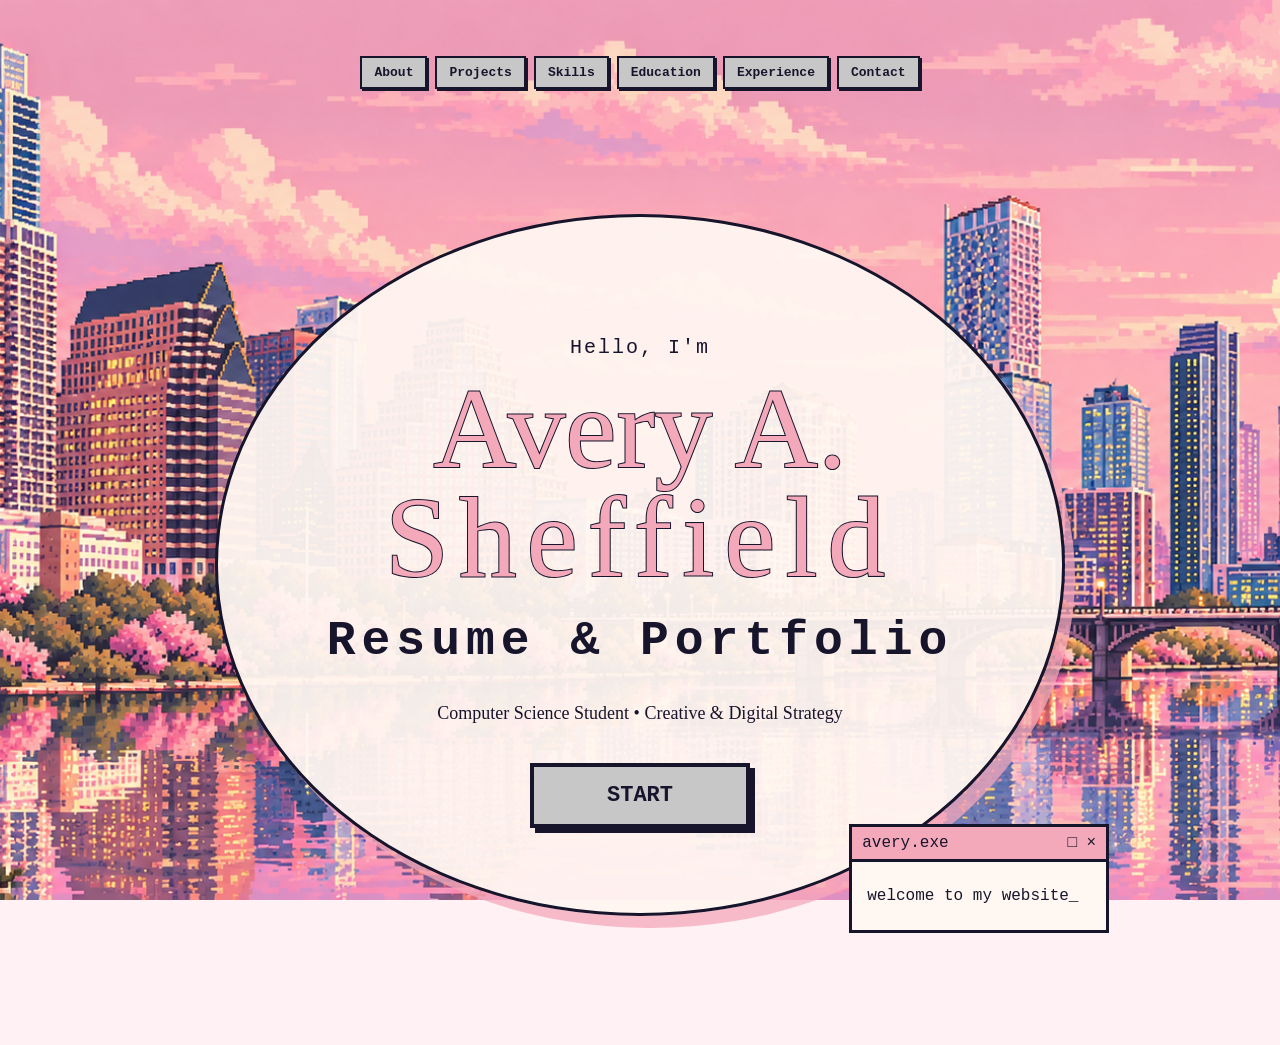
<file: index.html>
<!DOCTYPE html>

<html lang="en">

<head>
    <meta charset="UTF-8">
    <meta name="viewport" content="width=device-width, initial-scale=1.0">
<style>
    html, body {
        background-color: #fff1f4;
    }
</style>
    <title>Avery Sheffield | Portfolio</title>
    <meta
    name="description"
    content="Portfolio of Avery Sheffield, a computer science student and creative technologist building projects across software development, cybersecurity, and creative technology."
>
<link rel="icon" type="image/png" href="images/favicon.png">
<meta property="og:title" content="Avery Sheffield | Portfolio">

<meta
    property="og:description"
    content="Computer science, software development, cybersecurity, and creative technology portfolio by Avery Sheffield."
>

<meta property="og:type" content="website">
<meta
    property="og:image"
   content="https://averyettefield.github.io/Avery-A.-Sheffield-Portfolio/images/social-preview.jpg"
>
<link rel="stylesheet" href="style.css">
</head>

<body>
   <a class="skip-link" href="#main-content">
    Skip to main content
</a>
<nav aria-label="Main navigation">
    <a href="about.html">About</a>
    <a href="projects.html">Projects</a>
    <a href="skills.html">Skills</a>
    <a href="education.html">Education</a>
    <a href="experience.html">Experience</a>
    <a href="contact.html">Contact</a>
</nav>

<main id="main-content" class="hero">





    <div class="hero-center">

        <p class="intro">Hello, I'm</p>

        <h1>Avery A. <span class="last-name">Sheffield</span></h1>

        <p class="portfolio-label">
    Resume &amp; Portfolio
</p>

       <p class="hero-description">
    Computer Science Student • Creative &amp; Digital Strategy 
</p>

       <a href="about.html" class="start-button">
    START
</a>

    </div>

    <div class="retro-window">
        <div class="window-bar">
            <span>avery.exe</span>
           <span aria-hidden="true">□ ×</span>
        </div>

        <div class="window-content">
            welcome to my website_
        </div>
    </div>

    

</main>



</body>
</html>
</file>
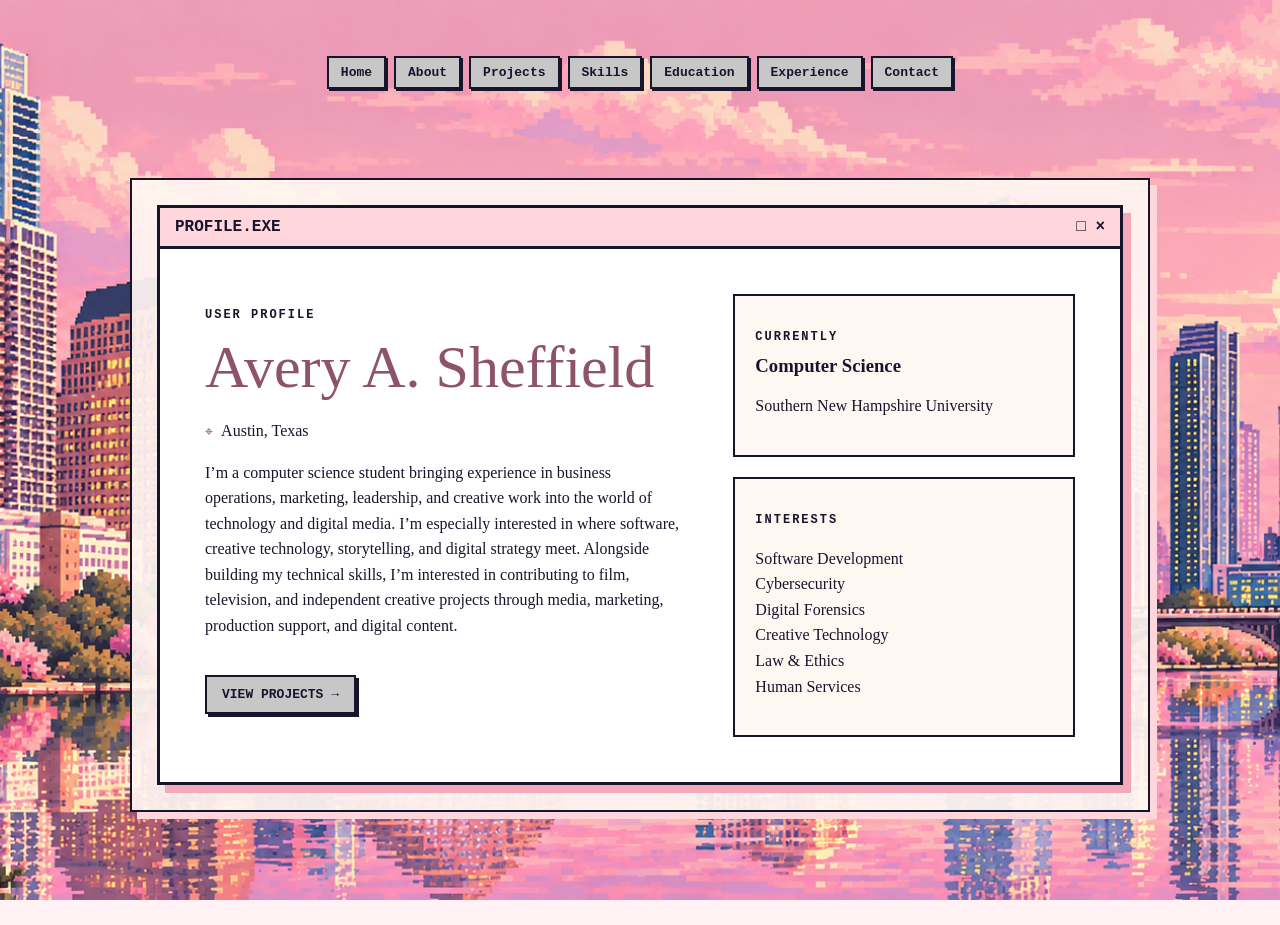
<file: about.html>
<!DOCTYPE html>

<html lang="en">

<head>
    <meta charset="UTF-8">
    <meta name="viewport" content="width=device-width, initial-scale=1.0">
<style>
    html, body {
        background-color: #fff1f4;
    }
</style>
    <title>About | Avery Sheffield</title>

    <meta
        name="description"
        content="About Avery Sheffield, a computer science student working across technology, digital media, creative projects, and business."
    >

    <link rel="icon" type="image/png" href="images/favicon.png">
    <link rel="stylesheet" href="style.css">
</head>

<body>

    <a class="skip-link" href="#main-content">
        Skip to main content
    </a>

    <nav aria-label="Main navigation">
        <a href="index.html">Home</a>
        <a href="about.html">About</a>
        <a href="projects.html">Projects</a>
        <a href="skills.html">Skills</a>
        <a href="education.html">Education</a>
        <a href="experience.html">Experience</a>
        <a href="contact.html">Contact</a>
    </nav>

    <main id="main-content">
<section id="about">

    <div class="profile-window">

        <div class="profile-window-bar">
            <span>PROFILE.EXE</span>
           <span aria-hidden="true">□ ×</span>
        </div>

        <div class="profile-content">

            <div class="profile-intro">

                <p class="profile-label">USER PROFILE</p>

                <h2>Avery A. Sheffield</h2>

               <p class="profile-location">
    <span class="location-icon" aria-hidden="true">⌖</span>
    Austin, Texas
</p>

                
               <p>
    I’m a computer science student bringing experience in business operations,
    marketing, leadership, and creative work into the world of technology and
    digital media. I’m especially interested in where software, creative
    technology, storytelling, and digital strategy meet. Alongside building my
    technical skills, I’m interested in contributing to film, television, and
    independent creative projects through media, marketing, production support,
    and digital content.
</p>

               <a href="projects.html" class="profile-button">
    VIEW PROJECTS →
</a>

            </div>

            <div class="profile-details">

                <div class="profile-box">
                    <p class="profile-label">CURRENTLY</p>

                    <h3>Computer Science</h3>

                    <p>
                        Southern New Hampshire University
                    </p>
                </div>

                <div class="profile-box">
                    <p class="profile-label">INTERESTS</p>

                    <p>
                       Software Development<br>
Cybersecurity<br>
Digital Forensics<br>
Creative Technology<br>
Law &amp; Ethics<br>
Human Services
                    </p>
                </div>

            </div>

        </div>

    </div>

</section>
    </main>

</body>

</html>
</file>
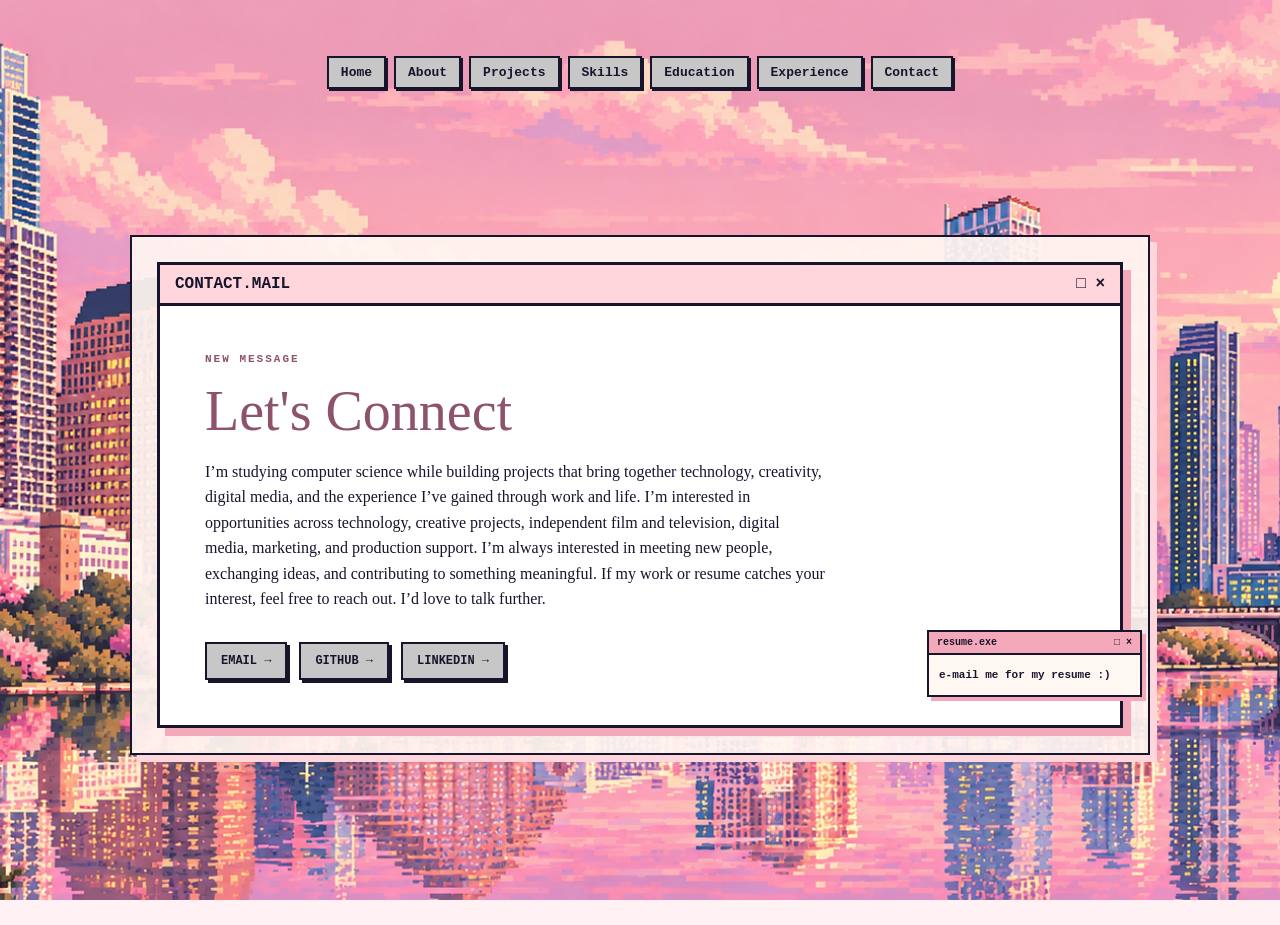
<file: contact.html>
<!DOCTYPE html>

<html lang="en">

<head>
    <meta charset="UTF-8">
    <meta name="viewport" content="width=device-width, initial-scale=1.0">
<style>
    html, body {
        background-color: #fff1f4;
    }
</style>
    <title>Contact | Avery Sheffield</title>

    <meta
        name="description"
        content="Contact Avery Sheffield for opportunities and conversations across technology, digital media, creative projects, marketing, and production."
    >

    <link rel="icon" type="image/png" href="images/favicon.png">
    <link rel="stylesheet" href="style.css">
</head>

<body>

    <a class="skip-link" href="#main-content">
        Skip to main content
    </a>

    <nav aria-label="Main navigation">
        <a href="index.html">Home</a>
        <a href="about.html">About</a>
        <a href="projects.html">Projects</a>
        <a href="skills.html">Skills</a>
        <a href="education.html">Education</a>
        <a href="experience.html">Experience</a>
        <a href="contact.html">Contact</a>
    </nav>

    <main id="main-content">
<section id="contact">

    <div class="contact-window">

        <div class="contact-window-bar">
            <h2>CONTACT.MAIL</h2>
<span aria-hidden="true">□ ×</span>
        </div>

        <div class="contact-content">

            <p class="contact-label">
                NEW MESSAGE
            </p>

            <h3>Let's Connect</h3>

<p class="contact-description">
    I’m studying computer science while building projects that bring together
    technology, creativity, digital media, and the experience I’ve gained
    through work and life. I’m interested in opportunities across technology,
    creative projects, independent film and television, digital media,
    marketing, and production support. I’m always interested in meeting new
    people, exchanging ideas, and contributing to something meaningful.
    If my work or resume catches your interest, feel free to reach out.
    I’d love to talk further.
</p>
            <div class="contact-links">

                <a href="mailto:teicheirinquiries@gmail.com">
    EMAIL →
</a>

                <a href="https://github.com/averyettefield" target="_blank" rel="noopener noreferrer">
                    GITHUB →
                </a>

                <a href="https://www.linkedin.com/in/avery-s-04b362421" target="_blank" rel="noopener noreferrer">
                    LINKEDIN →
                </a>

            </div>
<div class="resume-window">
    <div class="resume-window-bar">
        <span>resume.exe</span>
        <span aria-hidden="true">□ ×</span>
    </div>

    <a
        class="resume-email"
        href="mailto:teicheirinquiries@gmail.com?subject=Resume%20Request"
    >
        e-mail me for my resume :)
    </a>
</div>
        </div>

    </div>

</section>
    </main>

</body>

</html>
</file>
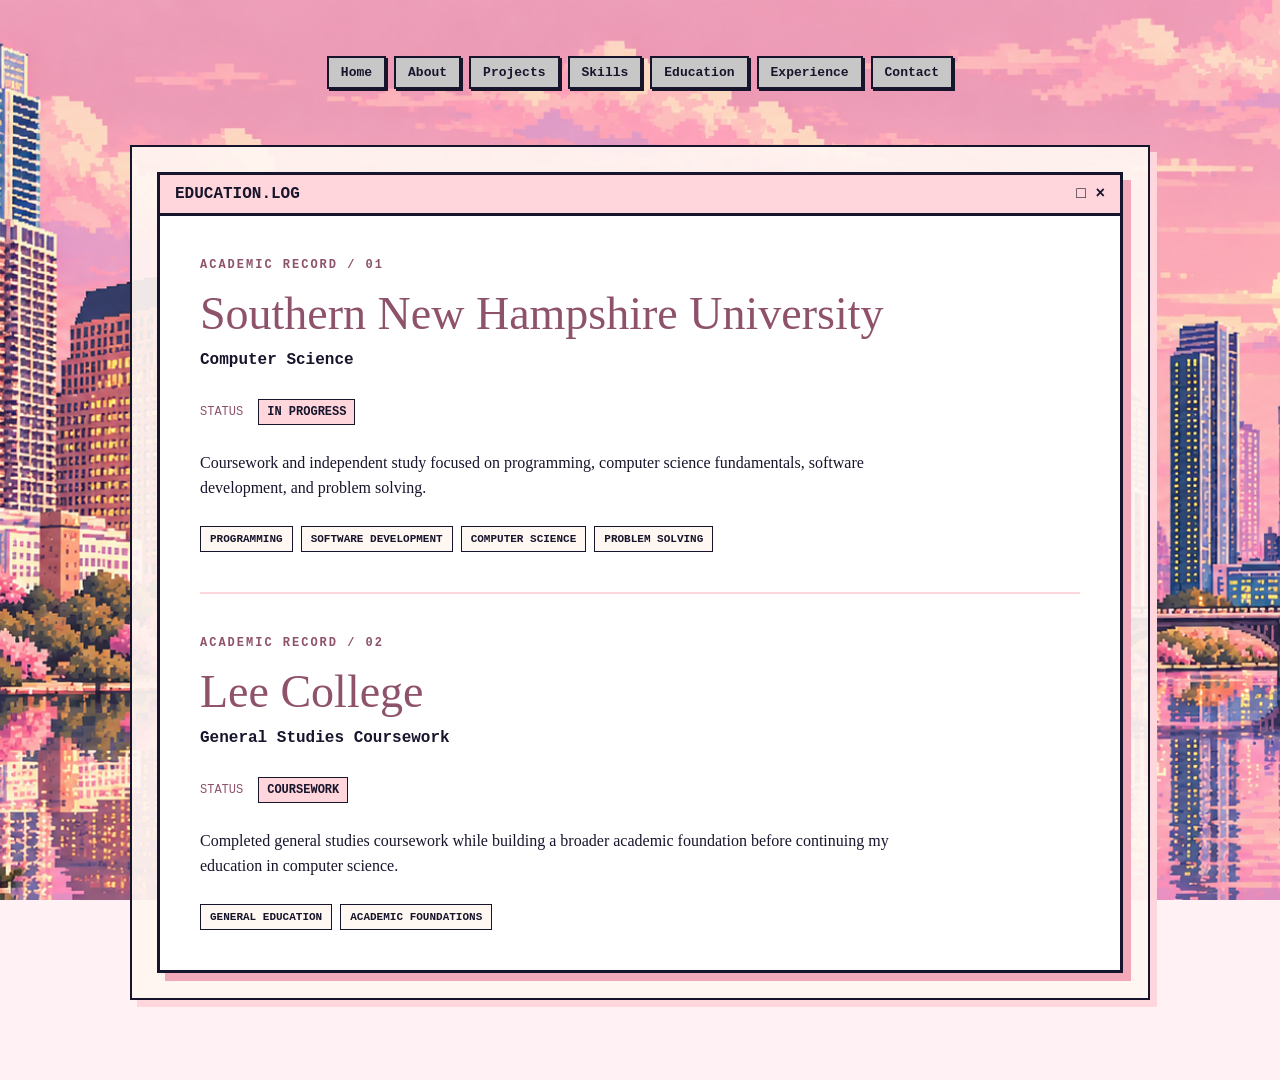
<file: education.html>
<!DOCTYPE html>

<html lang="en">

<head>
    <meta charset="UTF-8">
    <meta name="viewport" content="width=device-width, initial-scale=1.0">
<style>
    html, body {
        background-color: #fff1f4;
    }
</style>
    <title>Education | Avery Sheffield</title>

    <meta
        name="description"
        content="Education and academic background of Avery Sheffield, including computer science studies and general academic coursework."
    >

    <link rel="icon" type="image/png" href="images/favicon.png">
    <link rel="stylesheet" href="style.css">
</head>

<body>

    <a class="skip-link" href="#main-content">
        Skip to main content
    </a>

    <nav aria-label="Main navigation">
        <a href="index.html">Home</a>
        <a href="about.html">About</a>
        <a href="projects.html">Projects</a>
        <a href="skills.html">Skills</a>
        <a href="education.html">Education</a>
        <a href="experience.html">Experience</a>
        <a href="contact.html">Contact</a>
    </nav>

    <main id="main-content">
<section id="education">

    <div class="education-window">

        <div class="education-window-bar">
            <span>EDUCATION.LOG</span>
            <span aria-hidden="true">□ ×</span>
        </div>

        <div class="education-content">

            <p class="education-label">
                ACADEMIC RECORD / 01
            </p>

            <h2>Southern New Hampshire University</h2>

            <p class="education-degree">
                Computer Science
            </p>

            <div class="education-status">

                <span>STATUS</span>
                <strong>IN PROGRESS</strong>

            </div>

            <p class="education-description">
                Coursework and independent study focused on programming,
                computer science fundamentals, software development,
                and problem solving.
            </p>

            <div class="education-focus">

                <span>PROGRAMMING</span>
                <span>SOFTWARE DEVELOPMENT</span>
                <span>COMPUTER SCIENCE</span>
                <span>PROBLEM SOLVING</span>

            </div>
<div class="education-record">

    <p class="education-label">
        ACADEMIC RECORD / 02
    </p>

    <h2>Lee College</h2>

    <p class="education-degree">
        General Studies Coursework
    </p>

    <div class="education-status">
        <span>STATUS</span>
        <strong>COURSEWORK</strong>
    </div>

    <p class="education-description">
        Completed general studies coursework while building a broader
        academic foundation before continuing my education in computer science.
    </p>

    <div class="education-focus">
        <span>GENERAL EDUCATION</span>
        <span>ACADEMIC FOUNDATIONS</span>
    </div>

</div>
        </div>

    </div>

</section>
    </main>

</body>

</html>
</file>
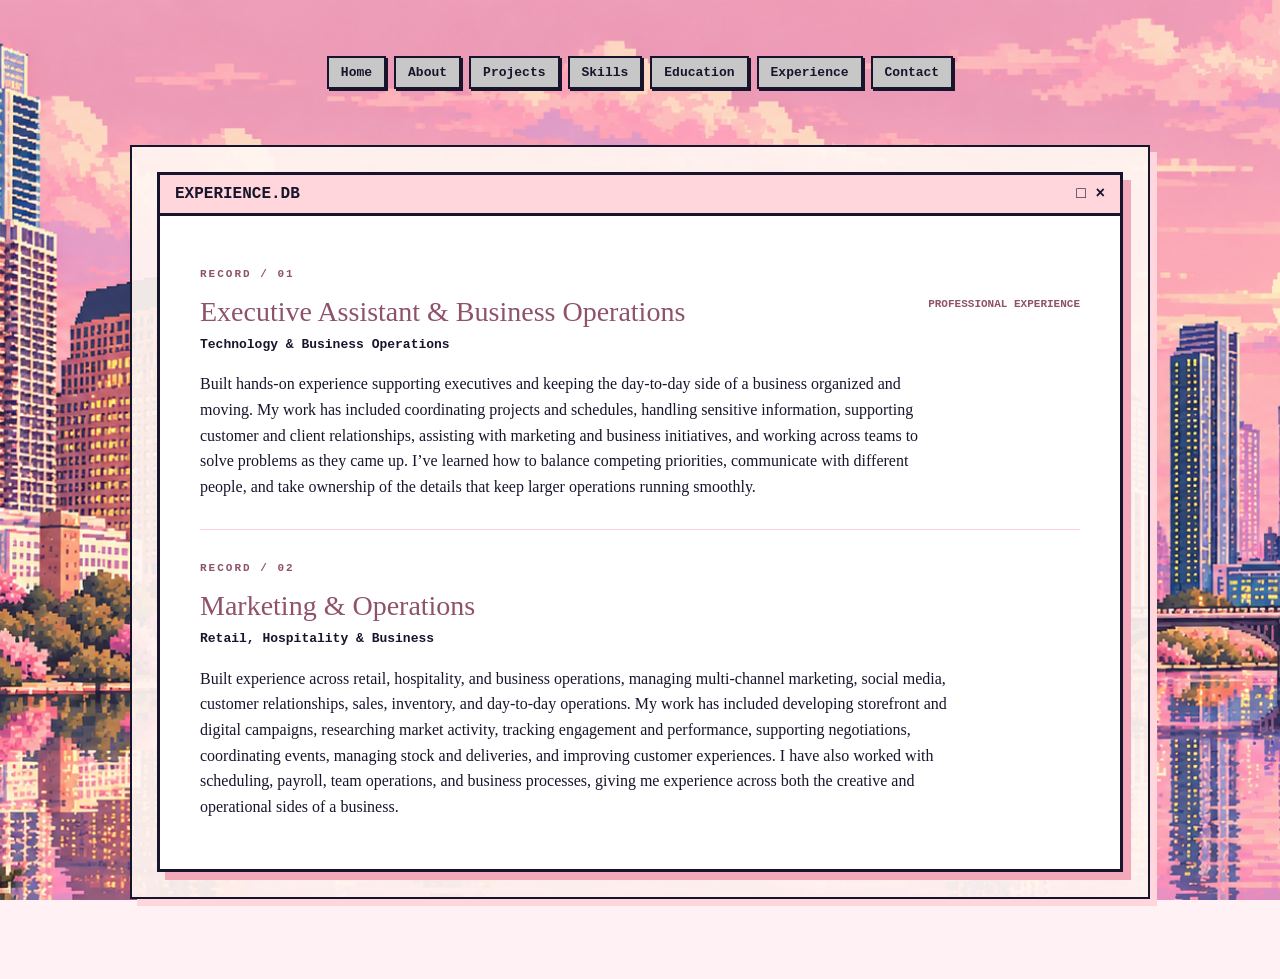
<file: experience.html>
<!DOCTYPE html>

<html lang="en">

<head>
    <meta charset="UTF-8">
    <meta name="viewport" content="width=device-width, initial-scale=1.0">
<style>
    html, body {
        background-color: #fff1f4;
    }
</style>
    <title>Experience | Avery Sheffield</title>

    <meta
        name="description"
        content="Professional experience of Avery Sheffield across business operations, marketing, leadership, retail, hospitality, and technology."
    >

    <link rel="icon" type="image/png" href="images/favicon.png">
    <link rel="stylesheet" href="style.css">
</head>

<body>

    <a class="skip-link" href="#main-content">
        Skip to main content
    </a>

    <nav aria-label="Main navigation">
        <a href="index.html">Home</a>
        <a href="about.html">About</a>
        <a href="projects.html">Projects</a>
        <a href="skills.html">Skills</a>
        <a href="education.html">Education</a>
        <a href="experience.html">Experience</a>
        <a href="contact.html">Contact</a>
    </nav>

    <main id="main-content">
<section id="experience">

    <div class="experience-window">

       <div class="experience-window-bar">
    <h2>EXPERIENCE.DB</h2>
    <span aria-hidden="true">□ ×</span>
</div>
       

        <div class="experience-content">

            <article class="experience-record">

                <p class="experience-number">
                    RECORD / 01
                </p>

                <div class="experience-header">

                    <div>
                        <h3>Executive Assistant & Business Operations</h3>

                        <p class="company">
                            Technology & Business Operations
                        </p>
                    </div>

                    <p class="experience-date">
                        PROFESSIONAL EXPERIENCE
                    </p>

                </div>

             <p class="experience-description">
    Built hands-on experience supporting executives and keeping the day-to-day
    side of a business organized and moving. My work has included coordinating
    projects and schedules, handling sensitive information, supporting customer
    and client relationships, assisting with marketing and business initiatives,
    and working across teams to solve problems as they came up. I’ve learned how
    to balance competing priorities, communicate with different people, and take
    ownership of the details that keep larger operations running smoothly.
</p>

            </article>

            <article class="experience-record">

                <p class="experience-number">
                    RECORD / 02
                </p>

                <div class="experience-header">

                    <div>
                        <h3>Marketing & Operations</h3>

                        <p class="company">
                            Retail, Hospitality & Business
                        </p>
                    </div>

                </div>

                <p class="experience-description">
    Built experience across retail, hospitality, and business operations,
    managing multi-channel marketing, social media, customer relationships,
    sales, inventory, and day-to-day operations. My work has included
    developing storefront and digital campaigns, researching market activity,
    tracking engagement and performance, supporting negotiations, coordinating
    events, managing stock and deliveries, and improving customer experiences.
    I have also worked with scheduling, payroll, team operations, and business
    processes, giving me experience across both the creative and operational
    sides of a business.
</p>

            </article>

        </div>

    </div>

</section>
    </main>

</body>

</html>
</file>
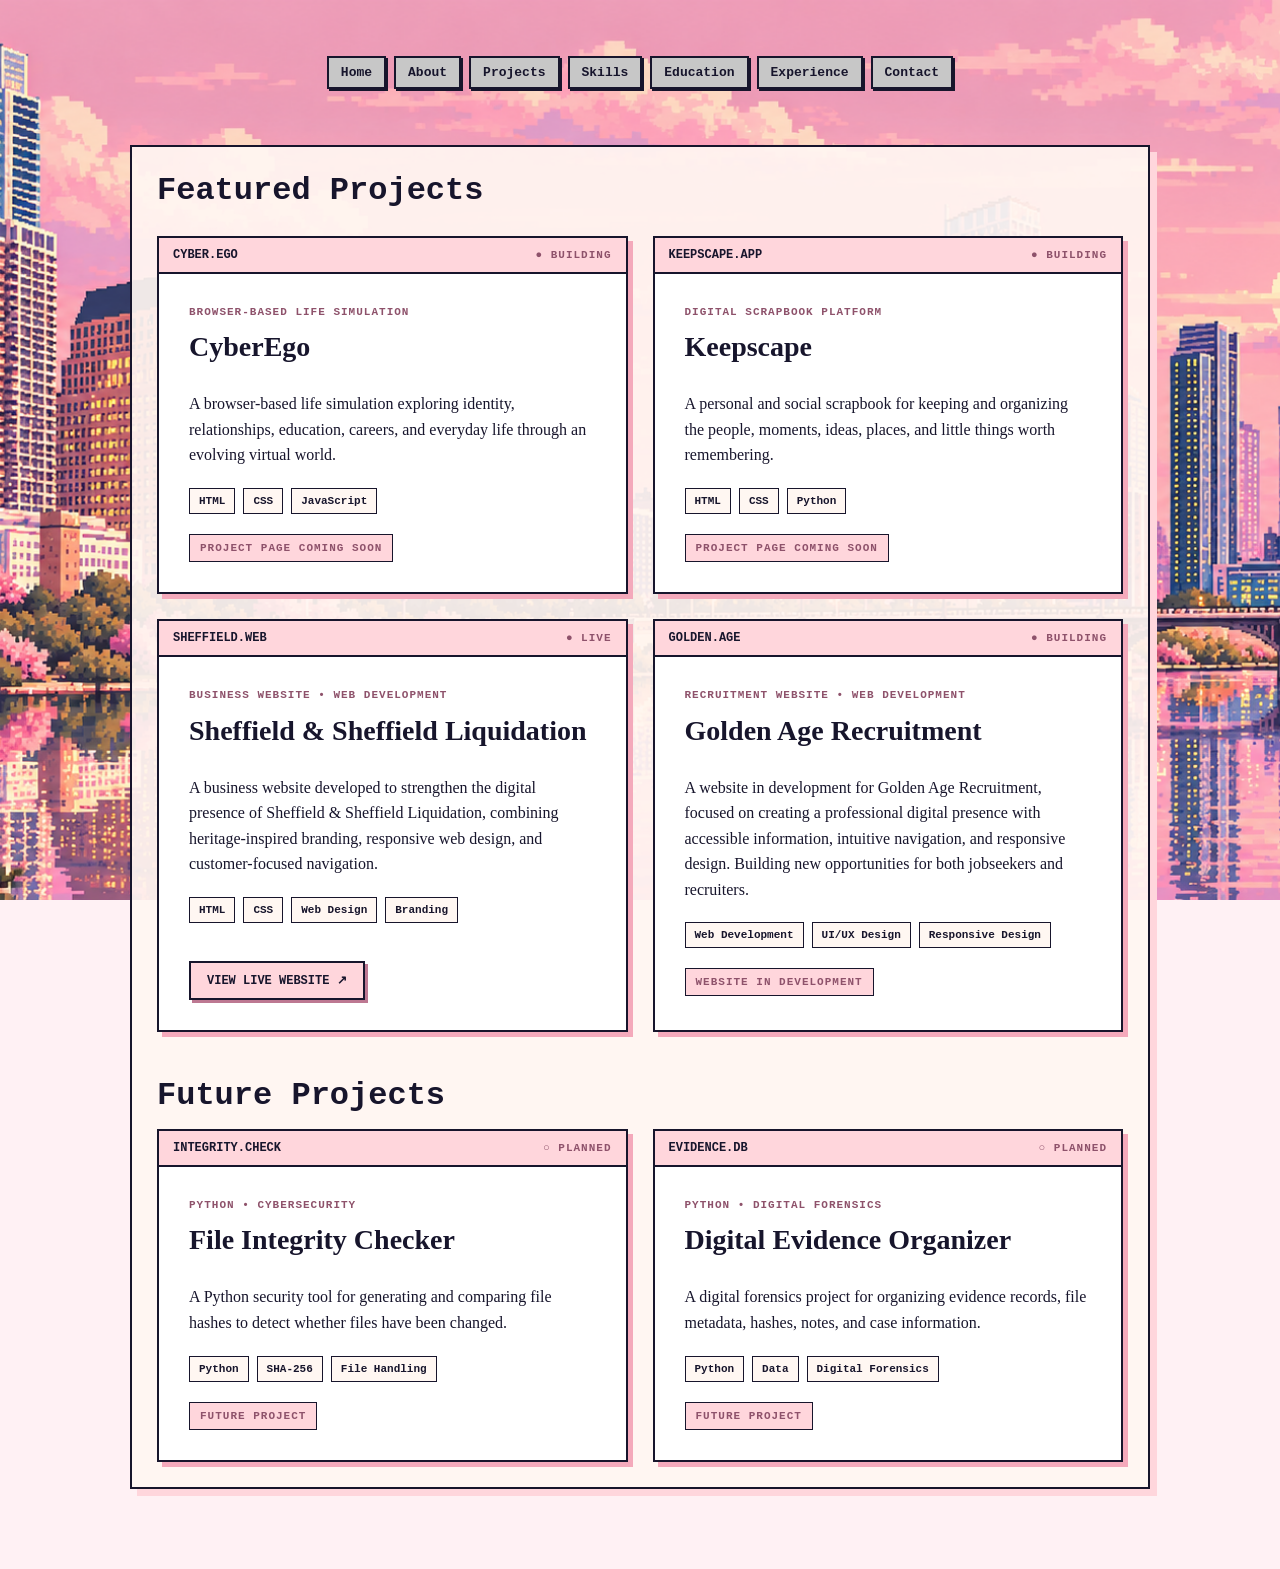
<file: projects.html>
<!DOCTYPE html>

<html lang="en">

<head>
    <meta charset="UTF-8">
    <meta name="viewport" content="width=device-width, initial-scale=1.0">
<style>
    html, body {
        background-color: #fff1f4;
    }
</style>
    <title>Projects | Avery Sheffield</title>

    <meta
        name="description"
        content="Projects by Avery Sheffield across software development, cybersecurity, digital forensics, and creative technology."
    >

    <link rel="icon" type="image/png" href="images/favicon.png">
    <link rel="stylesheet" href="style.css">
</head>

<body>

    <a class="skip-link" href="#main-content">
        Skip to main content
    </a>

    <nav aria-label="Main navigation">
        <a href="index.html">Home</a>
        <a href="about.html">About</a>
        <a href="projects.html">Projects</a>
        <a href="skills.html">Skills</a>
        <a href="education.html">Education</a>
        <a href="experience.html">Experience</a>
        <a href="contact.html">Contact</a>
    </nav>

    <main id="main-content">
<section id="projects">

   <h2>Featured Projects</h2>

    <div class="project-grid">

       <article class="project-card">

    <div class="project-window-bar">
        <span>CYBER.EGO</span>

        <span class="project-status">
            ● BUILDING
        </span>
    </div>

    <div class="project-body">

        <p class="project-type">
            BROWSER-BASED LIFE SIMULATION
        </p>

        <h3>CyberEgo</h3>

            <p>
                A browser-based life simulation exploring identity,
                relationships, education, careers, and everyday life
                through an evolving virtual world.
            </p>

            <div class="project-tech">
                <span>HTML</span>
                <span>CSS</span>
                <span>JavaScript</span>
            </div>

<span class="project-coming-soon">
    PROJECT PAGE COMING SOON
</span>
</div>
        </article>



    
<article class="project-card">

    <div class="project-window-bar">
        <span>KEEPSCAPE.APP</span>

        <span class="project-status">
            ● BUILDING
        </span>
    </div>

    <div class="project-body">

        <p class="project-type">
            DIGITAL SCRAPBOOK PLATFORM
        </p>

        <h3>Keepscape</h3>

        <p>
            A personal and social scrapbook for keeping and
            organizing the people, moments, ideas, places, and
            little things worth remembering.
        </p>

        <div class="project-tech">
            <span>HTML</span>
            <span>CSS</span>
            <span>Python</span>
        </div>

       <span class="project-coming-soon">
    PROJECT PAGE COMING SOON
</span>

    </div>

</article>
<article class="project-card">

    <div class="project-window-bar">
      <span>SHEFFIELD.WEB</span>

        <span class="project-status">
            ● LIVE
        </span>
    </div>

    <div class="project-body">

        <p class="project-type">
            BUSINESS WEBSITE • WEB DEVELOPMENT
        </p>

        <h3>Sheffield &amp; Sheffield Liquidation</h3>

        <p>
            A business website developed to strengthen the
            digital presence of Sheffield &amp; Sheffield
            Liquidation, combining heritage-inspired branding,
            responsive web design, and customer-focused
            navigation.
        </p>

        <div class="project-tech">
            <span>HTML</span>
            <span>CSS</span>
            <span>Web Design</span>
            <span>Branding</span>
        </div>

        <a
            href="https://averyettefield.github.io/Sheffield-Sheffield-Liquidation/index.html"
            target="_blank"
            rel="noopener noreferrer"
        >
            VIEW LIVE WEBSITE ↗
        </a>

    </div>

</article>

<article class="project-card">

    <div class="project-window-bar">
        <span>GOLDEN.AGE</span>

        <span class="project-status">
            ● BUILDING
        </span>
    </div>

    <div class="project-body">

        <p class="project-type">
            RECRUITMENT WEBSITE • WEB DEVELOPMENT
        </p>

        <h3>Golden Age Recruitment</h3>

       
<p>
    A website in development for Golden Age Recruitment,
    focused on creating a professional digital presence
    with accessible information, intuitive navigation,
    and responsive design. Building new opportunities
    for both jobseekers and recruiters.
</p>

        <div class="project-tech">
            <span>Web Development</span>
            <span>UI/UX Design</span>
            <span>Responsive Design</span>
        </div>

        <span class="project-coming-soon">
            WEBSITE IN DEVELOPMENT
        </span>

    </div>

</article>
    </div>
<div class="future-projects">

   <h2 class="future-projects-label">Future Projects</h2>

    <div class="project-grid">

        <article class="project-card">

            <div class="project-window-bar">
                <span>INTEGRITY.CHECK</span>

                <span class="project-status">
                    ○ PLANNED
                </span>
            </div>

            <div class="project-body">

                <p class="project-type">
                    PYTHON • CYBERSECURITY
                </p>

                <h3>File Integrity Checker</h3>

                <p>
                    A Python security tool for generating and comparing
                    file hashes to detect whether files have been changed.
                </p>

                <div class="project-tech">
                    <span>Python</span>
                    <span>SHA-256</span>
                    <span>File Handling</span>
                </div>

                <span class="project-coming-soon">
                    FUTURE PROJECT
                </span>

            </div>

        </article>


        <article class="project-card">

            <div class="project-window-bar">
                <span>EVIDENCE.DB</span>

                <span class="project-status">
                    ○ PLANNED
                </span>
            </div>

            <div class="project-body">

                <p class="project-type">
                    PYTHON • DIGITAL FORENSICS
                </p>

                <h3>Digital Evidence Organizer</h3>

                <p>
                    A digital forensics project for organizing evidence
                    records, file metadata, hashes, notes, and case information.
                </p>

                <div class="project-tech">
                    <span>Python</span>
                    <span>Data</span>
                    <span>Digital Forensics</span>
                </div>

                <span class="project-coming-soon">
                    FUTURE PROJECT
                </span>

            </div>

        </article>

    </div>

</div>
</section>
    </main>

</body>

</html>
</file>
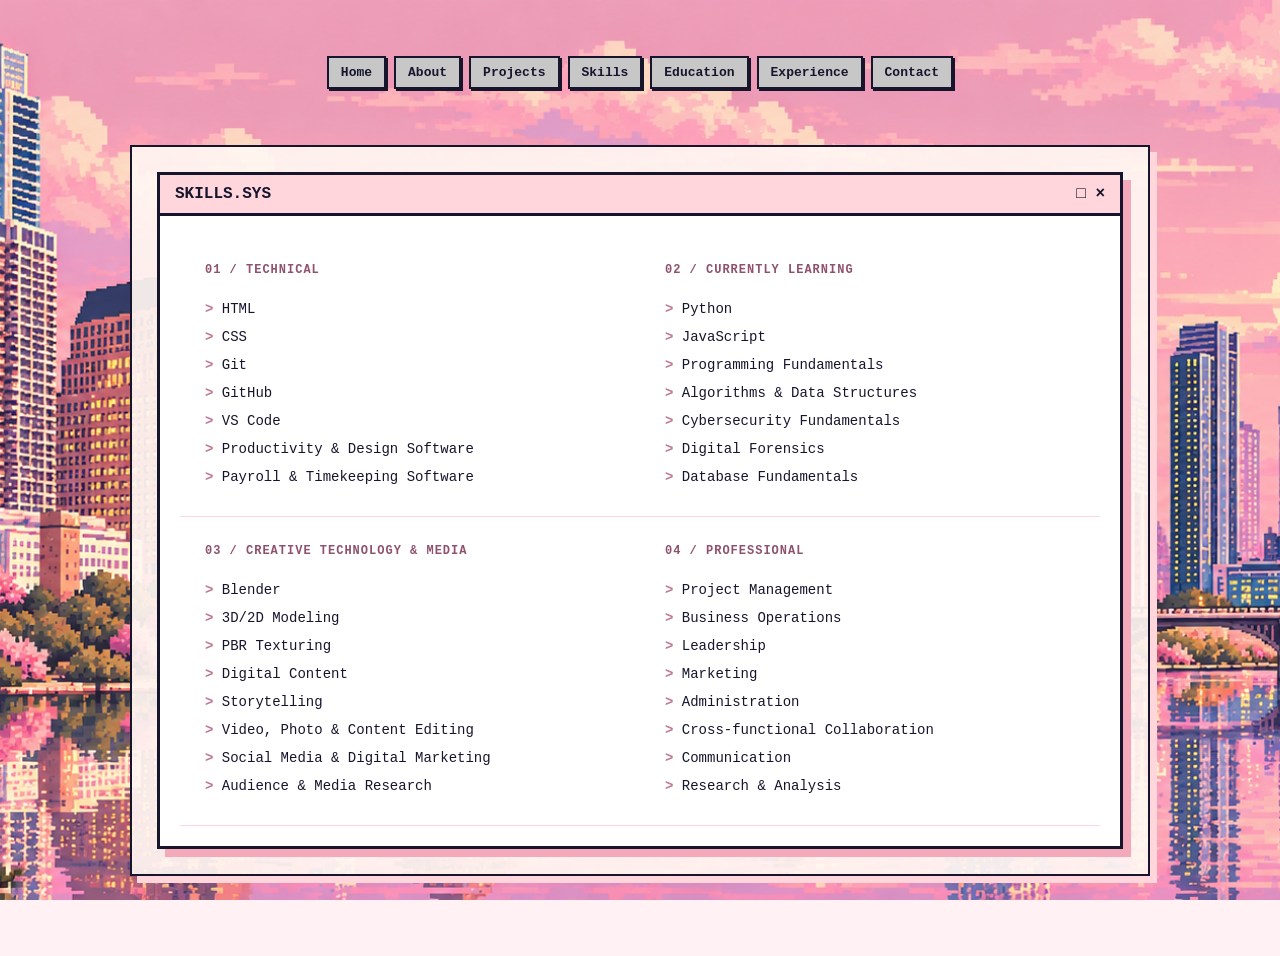
<file: skills.html>
<!DOCTYPE html>

<html lang="en">

<head>
    <meta charset="UTF-8">
    <meta name="viewport" content="width=device-width, initial-scale=1.0">
<style>
    html, body {
        background-color: #fff1f4;
    }
</style>
    <title>Skills | Avery Sheffield</title>

    <meta
        name="description"
        content="Technical, creative, and professional skills developed by Avery Sheffield across computer science, digital media, and business."
    >

    <link rel="icon" type="image/png" href="images/favicon.png">
    <link rel="stylesheet" href="style.css">
</head>

<body>

    <a class="skip-link" href="#main-content">
        Skip to main content
    </a>

    <nav aria-label="Main navigation">
        <a href="index.html">Home</a>
        <a href="about.html">About</a>
        <a href="projects.html">Projects</a>
        <a href="skills.html">Skills</a>
        <a href="education.html">Education</a>
        <a href="experience.html">Experience</a>
        <a href="contact.html">Contact</a>
    </nav>

    <main id="main-content">
<section id="skills">

    <div class="skills-window">

        <div class="skills-window-bar">
            <h2>SKILLS.SYS</h2>
            <span aria-hidden="true">□ ×</span>
        </div>

        <div class="skills-content">
<div class="skill-group">
    <p class="skill-number">01 / TECHNICAL</p>

    <ul>
        <li>HTML</li>
        <li>CSS</li>
        <li>Git</li>
        <li>GitHub</li>
        <li>VS Code</li>
        <li>Productivity &amp; Design Software</li>
        <li>Payroll &amp; Timekeeping Software</li>
    </ul>
</div>

<div class="skill-group">
    <p class="skill-number">02 / CURRENTLY LEARNING</p>

    <ul>
        <li>Python</li>
        <li>JavaScript</li>
        <li>Programming Fundamentals</li>
        <li>Algorithms &amp; Data Structures</li>
        <li>Cybersecurity Fundamentals</li>
        <li>Digital Forensics</li>
        <li>Database Fundamentals</li>
    </ul>
</div>

<div class="skill-group">

    <p class="skill-number">03 / CREATIVE TECHNOLOGY &amp; MEDIA</p>

    <ul>
        <li>Blender</li>
        <li>3D/2D Modeling</li>
        <li>PBR Texturing</li>
        <li>Digital Content</li>
        <li>Storytelling</li>
        <li>Video, Photo &amp; Content Editing</li>
        <li>Social Media &amp; Digital Marketing</li>
        <li>Audience &amp; Media Research</li>
    </ul>

</div>

          
<div class="skill-group">

    <p class="skill-number">04 / PROFESSIONAL</p>

    <ul>
        <li>Project Management</li>
        <li>Business Operations</li>
        <li>Leadership</li>
        <li>Marketing</li>
        <li>Administration</li>
        <li>Cross-functional Collaboration</li>
        <li>Communication</li>
        <li>Research &amp; Analysis</li>
    </ul>

</div>
            </div>

        </div>

    </div>

</section>
    </main>

</body>

</html>
</file>
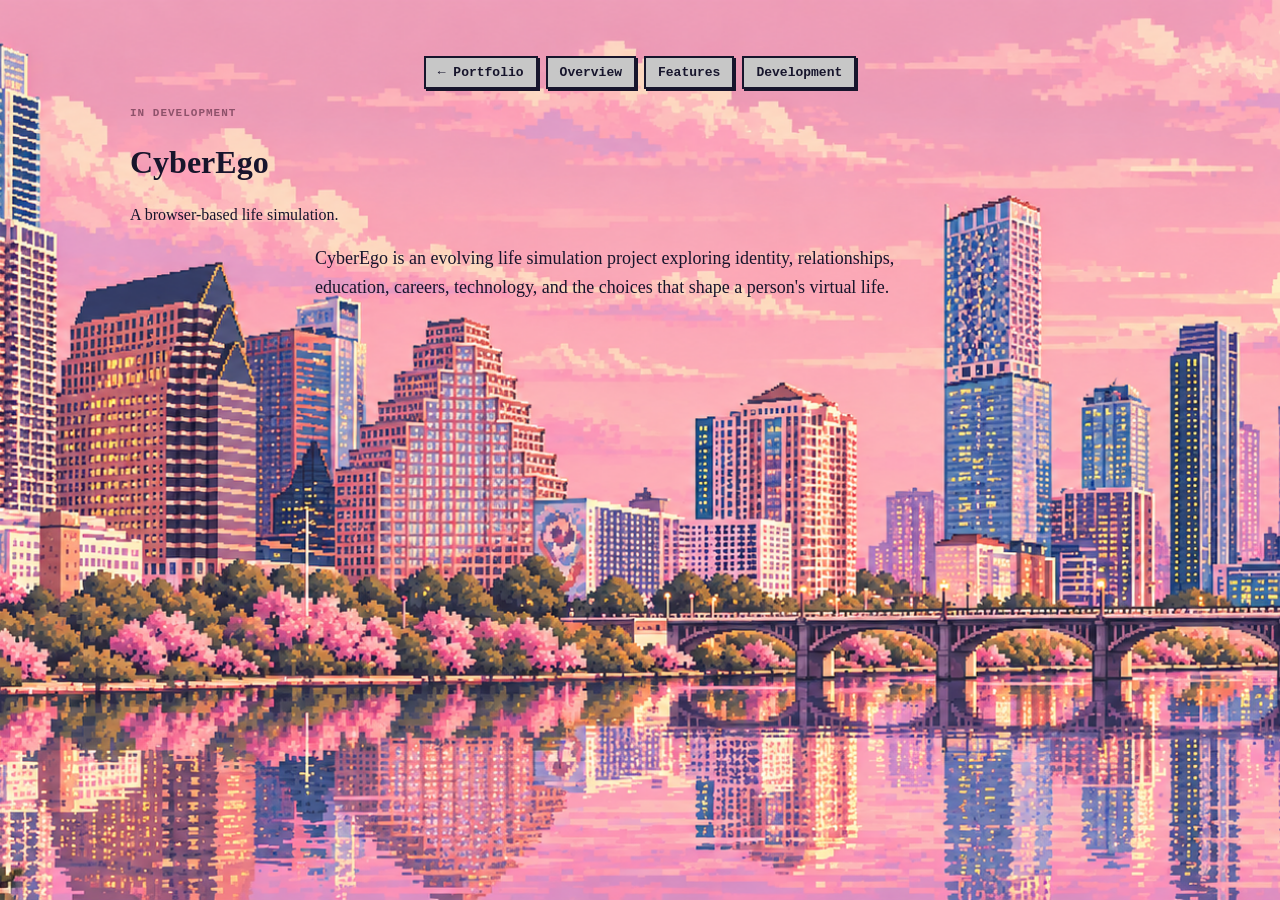
<file: projects/cyberego.html>
<!DOCTYPE html>

<html lang="en">

<head>
    <meta charset="UTF-8">
    <meta name="viewport" content="width=device-width, initial-scale=1.0">

    <title>CyberEgo | Avery Sheffield</title>

    <link rel="stylesheet" href="../style.css">
</head>

<body>

    <nav>
        <a href="../index.html">← Portfolio</a>
        <a href="#overview">Overview</a>
        <a href="#features">Features</a>
        <a href="#development">Development</a>
    </nav>

    <header class="project-hero">

        <p class="project-status">IN DEVELOPMENT</p>

        <h1>CyberEgo</h1>

        <p class="subtitle">
            A browser-based life simulation.
        </p>

        <p class="hero-description">
            CyberEgo is an evolving life simulation project exploring
            identity, relationships, education, careers, technology,
            and the choices that shape a person's virtual life.
        </p>

    </header>

</body>

</html>
</file>
<file: style.css>
* {
    box-sizing: border-box;
}
:root {
    --background: #fffdfc;
    --pink-light: #ffd6dc;
    --pink: #f4a9bb;
    --rose: #bd7892;
    --rose-dark: #8e526b;
    --cream: #fff7f2;
    --ink: #17152c;
    --grey: #c7c7c7;
}
html {
    scroll-behavior: smooth;

    background-color: #fff1f4;
    background-image: url("images/austin-pixel-skyline.png");
    background-size: cover;
    background-position: center;
    background-repeat: no-repeat;
    background-attachment: fixed;
}

body {
    font-family: Georgia, serif;

    max-width: 1100px;
    min-height: 100vh;

    margin: auto;
    padding: 40px;

    background: transparent;

    color: var(--ink);
}


.hero h1 {
    margin: 0;
    font-family: Georgia, serif;
    font-size: clamp(60px, 9vw, 120px);
    font-weight: normal;
    color: var(--pink);
    line-height: 0.95;

    -webkit-text-stroke: 2px var(--ink);
    paint-order: stroke fill;
}

.hero h1 .last-name {
    letter-spacing: 10px;
}
h2 {
    margin-top: 50px;
}

p {
    line-height: 1.6;
}

 nav {
    position: relative;
    z-index: 10;

    display: flex;
    justify-content: center;
    gap: 8px;

    padding: 16px 0;

    font-family: "Courier New", monospace;
}



nav a {
    padding: 7px 12px;

    color: var(--ink);
    background: var(--grey);

    border: 2px solid var(--ink);

    font-size: 13px;
    font-weight: bold;
    text-decoration: none;

    box-shadow: 2px 2px 0 var(--ink);

    transition: transform 0.15s ease, background 0.15s ease, box-shadow 0.15s ease;
}

nav a:hover {
    background: var(--pink-light);
    text-decoration: none;

    transform: translate(1px, 1px);
    box-shadow: 1px 1px 0 var(--ink);
}
.hero {
    min-height: 100vh;
    position: relative;
    display: flex;
    justify-content: center;
    align-items: center;
    text-align: center;
    padding: 80px 20px;

    background: transparent;
}
.hero-center {
    position: relative;
    z-index: 2;

    width: min(850px, 90vw);
    min-height: 610px;
    padding: 85px 80px;

    display: flex;
    flex-direction: column;
    justify-content: center;
    align-items: center;
    font-size: 20px;
    transform: translateY(10px);

    background: rgba(255, 247, 242, 0.94);
    border: 3px solid var(--ink);
    border-radius: 50%;

    box-shadow: 10px 12px 0 rgba(244, 169, 187, 0.75);
}

.hero .intro {
    font-family: "Courier New", monospace;
    font-size: 20px;
    letter-spacing: 2px;
    margin-bottom: 20px;
    transform: translateY(10px);
}

.portfolio-label {
    font-family: "Courier New", monospace;
    font-size: clamp(24px, 4vw, 48px);
    font-weight: bold;
    letter-spacing: 6px;
    margin: 10px 0 20px;
}

.hero-description {
    margin: 0 auto 35px;
    max-width: 650px;
    font-size: 18px;
}

.intro {
    font-size: 18px;
    margin-bottom: 10px;
}

.project-grid {
    display: grid;
    grid-template-columns: repeat(2, 1fr);
    gap: 25px;
}

.project-card {
    border: 2px solid var(--ink);
    border-radius: 0;
    padding: 0;
    overflow: hidden;
    background: white;
    box-shadow: 5px 5px 0 var(--pink);
    transition: transform 0.2s ease, box-shadow 0.2s ease;
}

.project-card h3 {
    font-size: 28px;
    margin-top: 10px;
}

.project-status {
    font-size: 12px;
    font-weight: bold;
    letter-spacing: 1px;
}

.project-tech {
    display: flex;
    gap: 8px;
    flex-wrap: wrap;
    margin: 20px 0;
}

.project-tech span {
    padding: 6px 9px;

    background: var(--cream);
    border: 1px solid var(--ink);
    border-radius: 0;

    font-family: "Courier New", monospace;
    font-size: 11px;
    font-weight: bold;
}


#skills {
    padding: 25px;
}



#education {
    padding: 25px;
}


#experience {
    padding: 25px;
}



#contact {
    padding: 25px;
}




.start-button {
    display: inline-block;
    min-width: 220px;
    padding: 16px 35px;

    font-family: "Courier New", monospace;
    font-size: 22px;
    font-weight: bold;

    color: var(--ink);
    background: var(--grey);

    border: 4px solid var(--ink);
    box-shadow: 5px 5px 0 var(--ink);

    text-decoration: none;

    transition: transform 0.15s ease, box-shadow 0.15s ease, background 0.15s ease;
}

.start-button:hover {
    background: var(--pink-light);
    transform: translate(2px, 2px);
    box-shadow: 3px 3px 0 var(--ink);
}

.retro-window {
    position: absolute;
    right: 4%;
    bottom: 8%;

    width: 260px;

    border: 3px solid var(--ink);
    background: var(--cream);

    text-align: left;
    z-index: 20;
}

.window-bar {
    display: flex;
    justify-content: space-between;

    padding: 7px 10px;

    font-family: "Courier New", monospace;

    background: var(--pink);
    border-bottom: 3px solid var(--ink);
}

.window-content {
    padding: 25px 15px;

    font-family: "Courier New", monospace;
}

section {
    margin: 40px 0;
    padding: 25px;

   background: rgba(255, 247, 242, 0.92);
    border: 2px solid var(--ink);
    box-shadow: 7px 7px 0 var(--pink-light);
}

section h2 {
    margin-top: 0;

    font-family: "Courier New", monospace;
    font-size: 32px;
}

/* Gentle floating animation for the retro window */
@keyframes float-window {
    0%, 100% {
        transform: translateY(0);
    }

    50% {
        transform: translateY(-8px);
    }
}

.retro-window {
    animation: float-window 4s ease-in-out infinite;
}





/* START button feels like a physical computer button */
.start-button:active {
    transform: translate(5px, 5px);
    box-shadow: 0 0 0 var(--ink);
}


/* Navigation buttons also feel pressable */
/* Project cards gently lift when hovered */
.project-card:hover {
    transform: translateY(-5px);
    box-shadow: 8px 8px 0 var(--pink);
}
@media (prefers-reduced-motion: reduce) {

    *,
    *::before,
    *::after {
        animation-duration: 0.01ms !important;
        animation-iteration-count: 1 !important;
        transition-duration: 0.01ms !important;
    }

}
.profile-window {
    border: 3px solid var(--ink);
    background: white;
    box-shadow: 8px 8px 0 var(--pink);
}

.profile-window-bar {
    display: flex;
    justify-content: space-between;

    padding: 10px 15px;

    background: var(--pink-light);
    border-bottom: 3px solid var(--ink);

    font-family: "Courier New", monospace;
    font-weight: bold;
}

.profile-content {
    display: grid;
    grid-template-columns: 1.4fr 1fr;
    gap: 50px;

    padding: 45px;
}

.profile-intro h2 {
    margin: 5px 0 5px;

    font-family: Georgia, serif;
    font-size: clamp(38px, 5vw, 60px);
    font-weight: normal;

    color: var(--rose-dark);
}
.profile-label {
    margin-bottom: 8px;

    font-family: "Courier New", monospace;
    font-size: 12px;
    font-weight: bold;
    letter-spacing: 2px;
}

.location-icon {
    margin-right: 5px;
    font-size: 14px;
    color: var(--rose-dark);
}

.profile-details {
    display: flex;
    flex-direction: column;
    gap: 20px;
}

.profile-box {
    padding: 20px;

    background: var(--cream);
    border: 2px solid var(--ink);
}

.profile-box h3 {
    margin: 5px 0;
}

.profile-button {
    display: inline-block;

    margin-top: 20px;
    padding: 10px 15px;

    color: var(--ink);
    background: var(--grey);

    border: 2px solid var(--ink);
    box-shadow: 3px 3px 0 var(--ink);

    font-family: "Courier New", monospace;
    font-size: 13px;
    font-weight: bold;
    text-decoration: none;
}

.profile-button:hover {
    background: var(--pink-light);
    transform: translate(1px, 1px);
    box-shadow: 2px 2px 0 var(--ink);
}
.project-window-bar {
    display: flex;
    justify-content: space-between;
    align-items: center;

    padding: 10px 14px;

    background: var(--pink-light);
    border-bottom: 2px solid var(--ink);

    font-family: "Courier New", monospace;
    font-size: 12px;
    font-weight: bold;
}

.future-projects {
    margin-top: 45px;
}

.future-projects-label {
    margin-bottom: 15px;
}

.project-body {
    padding: 30px;
}

.project-type {
    margin: 0 0 8px;

    font-family: "Courier New", monospace;
    font-size: 11px;
    font-weight: bold;
    letter-spacing: 1px;

    color: var(--rose-dark);
}


.project-status {
    margin: 0;

    font-family: "Courier New", monospace;
    font-size: 11px;
    letter-spacing: 1px;

    color: var(--rose-dark);
}
.skills-window {
    border: 3px solid var(--ink);
    background: white;
    box-shadow: 8px 8px 0 var(--pink);
}

.skills-window-bar {
    display: flex;
    justify-content: space-between;
    align-items: center;

    padding: 10px 15px;

    background: var(--pink-light);
    border-bottom: 3px solid var(--ink);

    font-family: "Courier New", monospace;
    font-weight: bold;
}

.skills-content {
    display: grid;
    grid-template-columns: repeat(2, 1fr);
    gap: 0;

    padding: 20px;
}

.skill-group {
    padding: 25px;

    border: 0;
    border-radius: 0;
    border-bottom: 1px solid var(--pink-light);
}

.skill-number {
    margin-top: 0;

    font-family: "Courier New", monospace;
    font-size: 12px;
    font-weight: bold;
    letter-spacing: 1px;

    color: var(--rose-dark);
}

.skill-group ul {
    margin: 15px 0 0;
    padding: 0;

    list-style: none;
}

.skill-group li {
    padding: 6px 0;

    font-family: "Courier New", monospace;
    font-size: 14px;
}

.skill-group li::before {
    content: "> ";
    color: var(--rose);
    font-weight: bold;
}
.education-window {
    border: 3px solid var(--ink);
    background: white;
    box-shadow: 8px 8px 0 var(--pink);
}

.education-window-bar {
    display: flex;
    justify-content: space-between;
    align-items: center;

    padding: 10px 15px;

    background: var(--pink-light);
    border-bottom: 3px solid var(--ink);

    font-family: "Courier New", monospace;
    font-weight: bold;
}

.education-content {
    padding: 40px;
}

.education-label {
    margin: 0 0 12px;

    font-family: "Courier New", monospace;
    font-size: 12px;
    font-weight: bold;
    letter-spacing: 2px;

    color: var(--rose-dark);
}

.education-content h2 {
    margin: 0 0 8px;

    font-family: Georgia, serif;
    font-size: clamp(30px, 4vw, 46px);
    font-weight: normal;

    color: var(--rose-dark);
}

.education-degree {
    margin: 0 0 25px;

    font-family: "Courier New", monospace;
    font-size: 16px;
    font-weight: bold;
}

.education-status {
    display: flex;
    gap: 15px;
    align-items: center;

    margin-bottom: 25px;

    font-family: "Courier New", monospace;
    font-size: 12px;
}

.education-status span {
    color: var(--rose-dark);
}

.education-status strong {
    padding: 5px 8px;

    background: var(--pink-light);
    border: 1px solid var(--ink);
}

.education-description {
    max-width: 700px;
}

.education-focus {
    display: flex;
    flex-wrap: wrap;
    gap: 8px;

    margin-top: 25px;
}

.education-focus span {
    padding: 6px 9px;

    background: var(--cream);
    border: 1px solid var(--ink);

    font-family: "Courier New", monospace;
    font-size: 11px;
    font-weight: bold;
}


.education-record {

    margin-top: 40px;
    padding-top: 40px;
    border-top: 2px solid var(--pink-light);
}
.experience-window {
    border: 3px solid var(--ink);
    background: white;
    box-shadow: 8px 8px 0 var(--pink);
}

.experience-window-bar {
    display: flex;
    justify-content: space-between;
    align-items: center;

    padding: 10px 15px;

    background: var(--pink-light);
    border-bottom: 3px solid var(--ink);

    font-family: "Courier New", monospace;
    font-weight: bold;
}

.experience-content {
    padding: 20px 40px;
}

.experience-record {
    padding: 30px 0;
    border-bottom: 1px solid var(--pink-light);
}

.experience-record:last-child {
    border-bottom: 0;
}

.experience-number {
    margin: 0 0 12px;

    font-family: "Courier New", monospace;
    font-size: 11px;
    font-weight: bold;
    letter-spacing: 2px;

    color: var(--rose-dark);
}

.experience-header {
    display: flex;
    justify-content: space-between;
    gap: 30px;
}

.experience-header h3 {
    margin: 0;

    font-family: Georgia, serif;
    font-size: 28px;
    font-weight: normal;

    color: var(--rose-dark);
}

.company {
    margin: 7px 0 0;

    font-family: "Courier New", monospace;
    font-size: 13px;
    font-weight: bold;
}

.experience-date {
    margin: 0;
    white-space: nowrap;

    font-family: "Courier New", monospace;
    font-size: 11px;
    font-weight: bold;

    color: var(--rose-dark);
}

.experience-description {
    max-width: 750px;
    margin-bottom: 0;
}
/* =========================
   CONTACT
   ========================= */

.contact-window {
    position: relative;
    border: 3px solid var(--ink);
    background: white;
    box-shadow: 8px 8px 0 var(--pink);
}

.contact-window-bar {
    display: flex;
    justify-content: space-between;
    align-items: center;

    padding: 10px 15px;

    background: var(--pink-light);
    border-bottom: 3px solid var(--ink);

    font-family: "Courier New", monospace;
    font-weight: bold;
}

.contact-content {
    padding: 45px;
}

.contact-label {
    margin: 0 0 10px;

    font-family: "Courier New", monospace;
    font-size: 11px;
    font-weight: bold;
    letter-spacing: 2px;

    color: var(--rose-dark);
}

.contact-content h3 {
    margin: 0 0 15px;

    font-family: Georgia, serif;
    font-size: clamp(36px, 5vw, 56px);
    font-weight: normal;

    color: var(--rose-dark);
}

.contact-description {
   max-width: 620px;
    margin-bottom: 30px;
}

.contact-links {
    display: flex;
    flex-wrap: wrap;
    gap: 12px;
}

.contact-links a {
    display: inline-block;
    padding: 10px 14px;

    color: var(--ink);
    background: var(--grey);

    border: 2px solid var(--ink);
    border-radius: 0;
    box-shadow: 3px 3px 0 var(--ink);

    font-family: "Courier New", monospace;
    font-size: 12px;
    font-weight: bold;
    text-decoration: none;

    transition:
        transform 0.15s ease,
        background 0.15s ease,
        box-shadow 0.15s ease;
}

.contact-links a:hover {
    background: var(--pink-light);
    transform: translate(1px, 1px);
    box-shadow: 2px 2px 0 var(--ink);
}/* Small floating resume request window */
.resume-window {
    position: absolute;
    right: -22px;
    bottom: 28px;

    width: 215px;

    background: var(--cream);
    border: 2px solid var(--ink);
    box-shadow: 4px 4px 0 var(--pink);

    font-family: "Courier New", monospace;

    animation: float-window 4s ease-in-out infinite;
}

.resume-window-bar {
    display: flex;
    justify-content: space-between;

    padding: 5px 8px;

    background: var(--pink);
    border-bottom: 2px solid var(--ink);

    font-size: 10px;
    font-weight: bold;
}

.resume-email {
    display: block;
    padding: 14px 10px;

    color: var(--ink);

    font-size: 11px;
    font-weight: bold;
    text-decoration: none;
}

.resume-email:hover {
    background: var(--pink-light);
}
/* =========================
   MOBILE
   ========================= */

@media (max-width: 700px) {

html {
    background-color: #fff1f4;
    background-image: url("images/imagesaustin-mobile-background.png");
    background-size: 100% auto;
    background-position: top center;
    background-repeat: repeat-y;
    background-attachment: scroll;
}

body {
    padding: 20px;
    background: transparent;
}
    nav {
        flex-wrap: wrap;
        gap: 8px;
    }

    nav a {
        font-size: 11px;
        padding: 6px 9px;
    }

    .hero {
        min-height: 90vh;
        padding: 60px 0;
        flex-direction: column;
    }

    .hero-center {
        width: 100%;
        min-height: auto;
        padding: 60px 22px;
        border-radius: 45%;
        transform: none;
    }

    .hero h1 {
        font-size: clamp(42px, 13vw, 64px);
        line-height: 1;
    }

    .hero h1 .last-name {
        display: block;
        margin-top: 8px;
        letter-spacing: 4px;
    }

    .hero .intro {
        font-size: 16px;
        margin-bottom: 15px;
        transform: none;
    }

    .portfolio-label {
        font-size: clamp(20px, 7vw, 30px);
        letter-spacing: 3px;
        margin: 12px 0 18px;
    }

    .hero-description {
        font-size: 15px;
        margin-bottom: 28px;
    }

    .start-button {
        min-width: 180px;
        padding: 13px 28px;
        font-size: 18px;
    }
 
.retro-window {
    display: none;
}

    section {
        padding: 30px 20px;
        margin: 25px 0;
    }

    .profile-content {
        grid-template-columns: 1fr;
        gap: 25px;
        padding: 25px;
    }

    .profile-intro h2 {
        font-size: 38px;
    }

    .project-grid {
        grid-template-columns: 1fr;
    }

    .project-window-bar {
        align-items: flex-start;
        flex-direction: column;
        gap: 5px;
    }

    .project-body {
        padding: 22px;
    }

    .skills-content {
        grid-template-columns: 1fr;
        padding: 15px;
    }

    .skill-group {
        padding: 20px 10px;
    }

    .education-content {
        padding: 25px;
    }

    .education-status {
        flex-wrap: wrap;
    }

    .experience-content {
        padding: 15px 25px;
    }

    .experience-header {
        flex-direction: column;
        gap: 8px;
    }

    .experience-date {
        white-space: normal;
    }

    .contact-content {
        padding: 25px;
    }

    .contact-links {
        flex-direction: column;
        align-items: stretch;
    }

   .contact-links a {
    text-align: center;
}

.resume-window {
    position: static;
    width: 100%;
    margin-top: 30px;
    animation: none;
}

}
.skills-window-bar h2 {
    margin: 0;
    font: inherit;
}
.experience-window-bar h2 {
    margin: 0;
    font: inherit;
}
/* Keyboard accessibility */
a:focus-visible {
    outline: 3px solid var(--rose-dark);
    outline-offset: 4px;
}
.skip-link {
    position: absolute;
    top: -60px;
    left: 20px;
    z-index: 1000;

    padding: 10px 14px;

    background: var(--ink);
    color: white;

    font-family: "Courier New", monospace;
    font-weight: bold;
    text-decoration: none;
}

.skip-link:focus {
    top: 20px;
}
.project-coming-soon {
    display: inline-block;
    padding: 7px 10px;

    background: var(--pink-light);
    border: 1px solid var(--ink);

    font-family: "Courier New", monospace;
    font-size: 11px;
    font-weight: bold;
    letter-spacing: 1px;

    color: var(--rose-dark);
}
.contact-window-bar h2 {
    margin: 0;
    font: inherit;
}
/* Standalone portfolio pages */
body:not(:has(.hero)) main {
    min-height: calc(100vh - 120px);
    display: flex;
    align-items: center;
}

body:not(:has(.hero)) main > section {
    width: 100%;
}
/* Featured project website button */
.project-body > a {
    display: inline-block;
    margin-top: 18px;
    padding: 10px 16px;
    background: #ffd6dc;
    color: #17152c;
    border: 2px solid #17152c;
    box-shadow: 3px 3px 0 #bd7892;
    font-family: "Courier New", monospace;
    font-size: 12px;
    font-weight: bold;
    text-decoration: none;
    transition: transform 0.2s ease, box-shadow 0.2s ease;
}

.project-body > a:hover {
    transform: translate(-2px, -2px);
    box-shadow: 5px 5px 0 #bd7892;
}

.project-body > a:focus-visible {
    outline: 3px solid #17152c;
    outline-offset: 4px;
}
</file>
